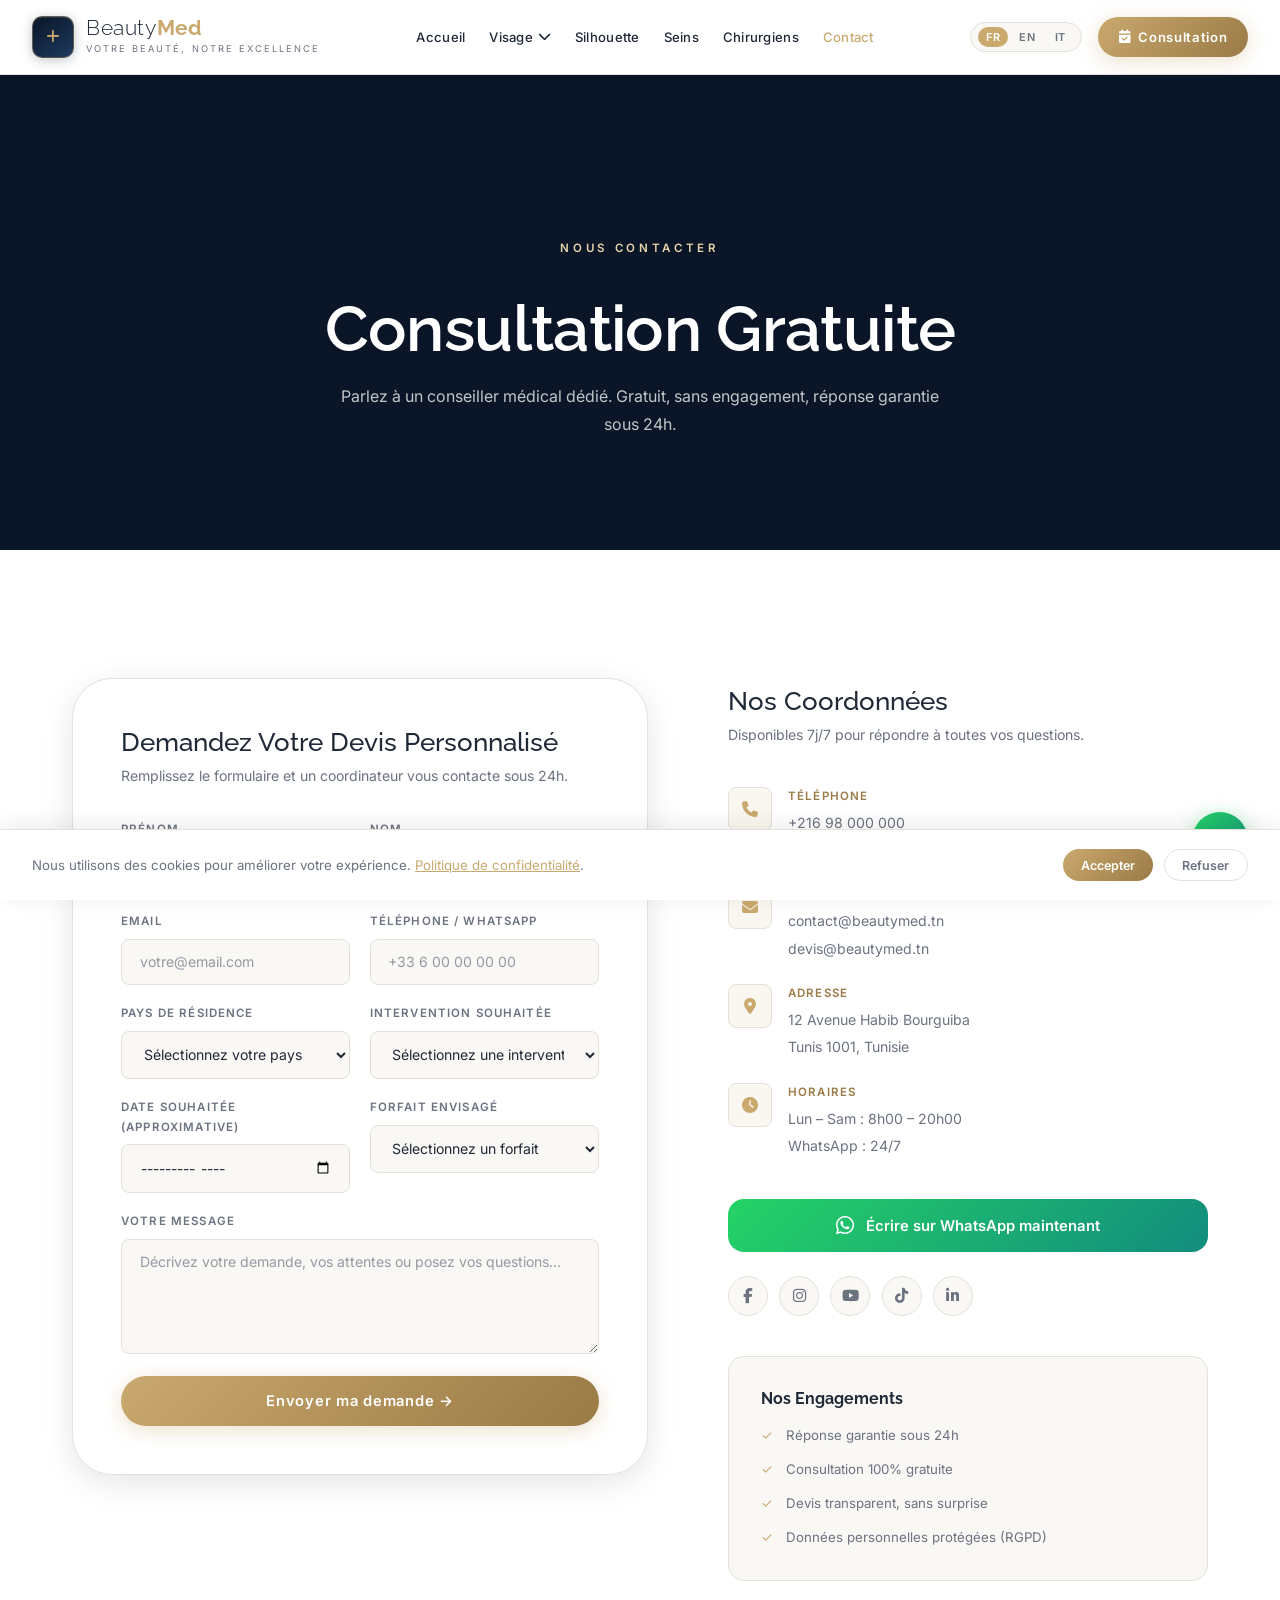
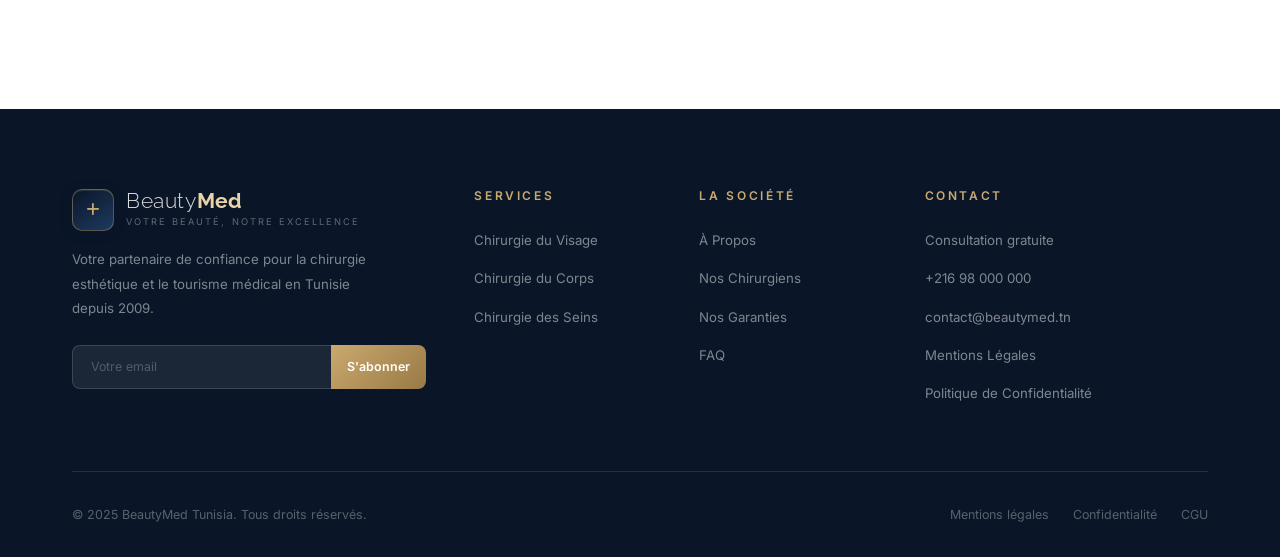
<file: contact.html>
<!DOCTYPE html>
<html lang="fr">
<head>
  <meta charset="UTF-8" />
  <meta name="viewport" content="width=device-width, initial-scale=1.0" />
  <title>Contact & Consultation Gratuite — BeautyMed Tunisia</title>
  <meta name="description" content="Contactez BeautyMed Tunisia pour votre consultation gratuite en chirurgie esthétique. Formulaire en ligne, téléphone, WhatsApp — réponse sous 24h." />
  <link rel="preconnect" href="https://fonts.googleapis.com" />
  <link rel="preconnect" href="https://fonts.gstatic.com" crossorigin />
  <link href="https://fonts.googleapis.com/css2?family=Raleway:ital,wght@0,300;0,400;0,500;0,600;0,700;1,400&family=Inter:wght@300;400;500;600&display=swap" rel="stylesheet" />
  <link rel="stylesheet" href="https://cdnjs.cloudflare.com/ajax/libs/font-awesome/6.5.1/css/all.min.css" />
  <link rel="stylesheet" href="css/style.css" />
</head>
<body data-i18n-title="title.contact">

<header id="header" role="banner">
  <div class="nav-wrap">
    <a href="index.html" class="nav-logo">
      <div class="logo-emblem"><i class="fas fa-plus"></i></div>
      <div class="logo-txt"><span class="logo-name">Beauty<span class="logo-med">Med</span></span><span class="logo-tag" data-i18n="common.tagline">Votre Beauté, Notre Excellence</span></div>
    </a>
    <nav class="nav-links" aria-label="Navigation principale">
      <a href="index.html" data-i18n="nav.home">Accueil</a>
      <div class="nav-dropdown">
        <a href="visage.html" class="nav-parent" data-i18n="nav.face">Visage <i class="fas fa-chevron-down"></i></a>
        <div class="dropdown-menu">
          <a href="visage.html#rhinoplastie" data-i18n="nav.face.rhino">Rhinoplastie</a>
          <a href="visage.html#blepharoplastie" data-i18n="nav.face.bleph">Blépharoplastie</a>
          <a href="visage.html#lifting" data-i18n="nav.face.lift">Lifting Facial</a>
          <a href="visage.html#otoplastie" data-i18n="nav.face.oto">Otoplastie</a>
        </div>
      </div>
      <a href="silhouette.html" data-i18n="nav.silhouette">Silhouette</a>
      <a href="seins.html" data-i18n="nav.breast">Seins</a>
      
      
      <a href="chirurgiens.html" data-i18n="nav.surgeons">Chirurgiens</a>
      <a href="contact.html" class="active">Contact</a>
    </nav>
    <div class="nav-right">
      <div class="lang-toggle"><button class="lang-btn active" data-lang="fr">FR</button><button class="lang-btn" data-lang="en">EN</button><button class="lang-btn" data-lang="it">IT</button></div>
      <a href="contact.html" class="btn btn-gold nav-cta" data-i18n="nav.cta"><i class="fas fa-calendar-check"></i> Consultation</a>
    </div>
    <button class="hamburger" aria-label="Menu"><span></span><span></span><span></span></button>
  </div>
</header>

<nav class="mobile-nav">
  <a href="index.html" data-i18n="nav.home">Accueil</a>
  <a href="visage.html">Visage</a>
  <a href="silhouette.html" data-i18n="nav.silhouette">Silhouette</a>
  <a href="seins.html" data-i18n="nav.breast">Seins</a>
  
  
  <a href="chirurgiens.html" data-i18n="nav.surgeons">Chirurgiens</a>
  <a href="contact.html" class="btn btn-gold" data-i18n="nav.mobile.cta">Consultation gratuite</a>
<div class="mobile-lang">
  <button class="lang-btn active" data-lang="fr">FR</button>
  <button class="lang-btn" data-lang="en">EN</button>
  <button class="lang-btn" data-lang="it">IT</button>
</div>
</nav>

<div class="page-hero">
  <div class="page-hero-bg" style="background-image:url('https://images.unsplash.com/photo-1582750433449-648ed127bb54?auto=format&fit=crop&w=1200&q=80');"></div>
  <div class="page-hero-content container">
    <span class="eyebrow" data-i18n="contact.hero.eyebrow">Nous Contacter</span>
    <h1 data-i18n="contact.hero.title">Consultation Gratuite</h1>
    <p data-i18n="contact.hero.sub">Parlez à un conseiller médical dédié. Gratuit, sans engagement, réponse garantie sous 24h.</p>
  </div>
</div>

<section class="contact-section">
  <div class="container">
    <div class="contact-grid">
      <div class="form-shell reveal-left">
        <h3 data-i18n="contact.form.title">Demandez Votre Devis Personnalisé</h3>
        <p data-i18n="contact.form.sub">Remplissez le formulaire et un coordinateur vous contacte sous 24h.</p>
        <form class="contact-form" novalidate>
          <div class="f-grid">
            <div class="f-group"><label for="prenom" data-i18n="contact.form.fname">Prénom</label><input type="text" id="prenom" name="prenom" data-i18n-placeholder="contact.form.fname.ph" placeholder="Votre prénom" required /></div>
            <div class="f-group"><label for="nom" data-i18n="contact.form.lname">Nom</label><input type="text" id="nom" name="nom" data-i18n-placeholder="contact.form.lname.ph" placeholder="Votre nom" required /></div>
            <div class="f-group"><label for="email" data-i18n="contact.form.email">Email</label><input type="email" id="email" name="email" placeholder="votre@email.com" required /></div>
            <div class="f-group"><label for="telephone" data-i18n="contact.form.phone">Téléphone / WhatsApp</label><input type="tel" id="telephone" name="telephone" placeholder="+33 6 00 00 00 00" /></div>
            <div class="f-group">
              <label for="pays" data-i18n="contact.form.country">Pays de résidence</label>
              <select id="pays" name="pays"><option value="">Sélectionnez votre pays</option><option>France</option><option>Belgique</option><option>Suisse</option><option>Canada</option><option>Luxembourg</option><option>Autre</option></select>
            </div>
            <div class="f-group">
              <label for="procedure" data-i18n="contact.form.proc">Intervention souhaitée</label>
              <select id="procedure" name="procedure">
                <option value="">Sélectionnez une intervention</option>
                <optgroup label="Visage"><option>Rhinoplastie</option><option>Blépharoplastie</option><option>Lifting facial</option><option>Otoplastie</option><option>Mentoplastie</option></optgroup>
                <optgroup label="Silhouette"><option>Liposuccion</option><option>Abdominoplastie</option><option>BBL</option><option>Lifting des bras/cuisses</option></optgroup>
                <optgroup label="Seins"><option>Augmentation mammaire</option><option>Lifting des seins</option><option>Réduction mammaire</option></optgroup>
                <optgroup label="Médecine esthétique"><option>Botox</option><option>Acide hyaluronique</option><option>Mésothérapie / PRP</option><option>Peeling</option></optgroup>
              </select>
            </div>
            <div class="f-group"><label for="date" data-i18n="contact.form.date">Date souhaitée (approximative)</label><input type="month" id="date" name="date" /></div>
            <div class="f-group">
              <label for="forfait" data-i18n="contact.form.pkg">Forfait envisagé</label>
              <select id="forfait" name="forfait"><option value="">Sélectionnez un forfait</option><option>Pack Essentiel</option><option>Pack Confort</option><option>Pack Premium</option><option>Je ne sais pas encore</option></select>
            </div>
            <div class="f-group span2"><label for="message" data-i18n="contact.form.msg">Votre message</label><textarea id="message" name="message" data-i18n-placeholder="contact.form.msg.ph" placeholder="Décrivez votre demande, vos attentes ou posez vos questions..."></textarea></div>
          </div>
          <button type="submit" class="btn btn-gold f-submit" data-i18n="contact.form.submit">Envoyer ma demande →</button>
        </form>
      </div>

      <div class="contact-info-col reveal-right">
        <h3 data-i18n="contact.info.title">Nos Coordonnées</h3>
        <p data-i18n="contact.info.sub">Disponibles 7j/7 pour répondre à toutes vos questions.</p>
        <div class="c-items">
          <div class="c-item"><div class="c-icon"><i class="fas fa-phone"></i></div><div><span class="c-label" data-i18n="contact.info.phone.lbl">Téléphone</span><span class="c-val">+216 98 000 000<br>+216 71 000 000</span></div></div>
          <div class="c-item"><div class="c-icon"><i class="fas fa-envelope"></i></div><div><span class="c-label" data-i18n="contact.info.email.lbl">Email</span><span class="c-val">contact@beautymed.tn<br>devis@beautymed.tn</span></div></div>
          <div class="c-item"><div class="c-icon"><i class="fas fa-location-dot"></i></div><div><span class="c-label" data-i18n="contact.info.address.lbl">Adresse</span><span class="c-val">12 Avenue Habib Bourguiba<br>Tunis 1001, Tunisie</span></div></div>
          <div class="c-item"><div class="c-icon"><i class="fas fa-clock"></i></div><div><span class="c-label" data-i18n="contact.info.hours.lbl">Horaires</span><span class="c-val">Lun – Sam : 8h00 – 20h00<br>WhatsApp : 24/7</span></div></div>
        </div>
        <button class="wa-cta" onclick="window.open('https://wa.me/21698000000','_blank')"><i class="fab fa-whatsapp" style="font-size:1.3rem;"></i><span data-i18n="contact.wa.btn"> Écrire sur WhatsApp maintenant</span></button>
        <div class="socials">
          <button class="soc-btn" aria-label="Facebook"><i class="fab fa-facebook-f"></i></button>
          <button class="soc-btn" aria-label="Instagram"><i class="fab fa-instagram"></i></button>
          <button class="soc-btn" aria-label="YouTube"><i class="fab fa-youtube"></i></button>
          <button class="soc-btn" aria-label="TikTok"><i class="fab fa-tiktok"></i></button>
          <button class="soc-btn" aria-label="LinkedIn"><i class="fab fa-linkedin-in"></i></button>
        </div>
        <div style="margin-top:2.5rem; padding:2rem; background:var(--cream); border-radius:var(--r-md); border:1px solid var(--border);">
          <h4 style="font-family:var(--font-d); margin-bottom:1rem; font-size:1rem;" data-i18n="contact.commit.title">Nos Engagements</h4>
          <ul style="display:flex;flex-direction:column;gap:.7rem;">
            <li style="display:flex;align-items:center;gap:.8rem;font-size:.83rem;color:var(--text-muted);"><span style="color:var(--gold);">✓</span> <span data-i18n="contact.commit.1">Réponse garantie sous 24h</span></li>
            <li style="display:flex;align-items:center;gap:.8rem;font-size:.83rem;color:var(--text-muted);"><span style="color:var(--gold);">✓</span> <span data-i18n="contact.commit.2">Consultation 100% gratuite</span></li>
            <li style="display:flex;align-items:center;gap:.8rem;font-size:.83rem;color:var(--text-muted);"><span style="color:var(--gold);">✓</span> <span data-i18n="contact.commit.3">Devis transparent, sans surprise</span></li>
            <li style="display:flex;align-items:center;gap:.8rem;font-size:.83rem;color:var(--text-muted);"><span style="color:var(--gold);">✓</span> <span data-i18n="contact.commit.4">Données personnelles protégées (RGPD)</span></li>
          </ul>
        </div>
      </div>
    </div>
  </div>
</section>

<footer role="contentinfo">
  <div class="container">
    <div class="footer-main">
      <div class="footer-brand">
        <a href="index.html" class="nav-logo"><div class="logo-emblem"><i class="fas fa-plus"></i></div><div class="logo-txt"><span class="logo-name">Beauty<span class="logo-med">Med</span></span><span class="logo-tag" data-i18n="common.tagline">Votre Beauté, Notre Excellence</span></div></a>
        <p data-i18n="footer.brand">Votre partenaire de confiance pour la chirurgie esthétique et le tourisme médical en Tunisie depuis 2009.</p>
        <div class="footer-nl"><input type="email" data-i18n-placeholder="footer.email_ph" placeholder="Votre email" aria-label="Email newsletter" /><button type="button" data-i18n="footer.subscribe">S'abonner</button></div>
      </div>
      <div class="footer-col"><h5 data-i18n="footer.col1">Services</h5><ul><li><a href="visage.html" data-i18n="footer.svc.face">Chirurgie du Visage</a></li><li><a href="silhouette.html" data-i18n="footer.svc.body">Chirurgie du Corps</a></li><li><a href="seins.html" data-i18n="footer.svc.breast">Chirurgie des Seins</a></li><li></li></ul></div>
      <div class="footer-col"><h5 data-i18n="footer.col2">La Société</h5><ul><li><a href="index.html#about" data-i18n="footer.about">À Propos</a></li><li><a href="chirurgiens.html" data-i18n="footer.surgeons">Nos Chirurgiens</a></li><li><a href="index.html#garanties" data-i18n="footer.guarantees">Nos Garanties</a></li><li><a href="index.html#faq" data-i18n="footer.faq">FAQ</a></li></ul></div>
      <div class="footer-col"><h5 data-i18n="footer.col3">Contact</h5><ul><li><a href="contact.html" data-i18n="footer.free_consult">Consultation gratuite</a></li><li><a href="tel:+21698000000">+216 98 000 000</a></li><li><a href="mailto:contact@beautymed.tn">contact@beautymed.tn</a></li><li><a href="#" data-i18n="footer.legal">Mentions Légales</a></li><li><a href="#" data-i18n="footer.privacy">Politique de Confidentialité</a></li></ul></div>
    </div>
    <div class="footer-bar"><p><span data-i18n="footer.copyright">© 2025 BeautyMed Tunisia. Tous droits réservés.</span></p><div class="footer-legal"><a href="#" data-i18n="footer.legal2">Mentions légales</a><a href="#" data-i18n="footer.gdpr">Confidentialité</a><a href="#" data-i18n="footer.terms">CGU</a></div></div>
  </div>
</footer>

<div class="wa-float"><span class="wa-float-tip" data-i18n="wa.tip">Contactez-nous sur WhatsApp</span><button class="wa-float-btn" onclick="window.open('https://wa.me/21698000000','_blank')"><i class="fab fa-whatsapp"></i></button></div>
<button class="btt"><i class="fas fa-chevron-up"></i></button>
<div class="cookie" role="alert"><p class="cookie-txt"><span data-i18n="cookie.text">Nous utilisons des cookies pour améliorer votre expérience.</span> <a href="#">Politique de confidentialité</a>.</p><div class="cookie-btns"><button class="ck-accept" data-i18n="cookie.accept">Accepter</button><button class="ck-decline" data-i18n="cookie.decline">Refuser</button></div></div>
<script src="js/i18n.js"></script>
<script src="js/main.js"></script>
</body>
</html>
</file>
<file: css/style.css>
/* ============================================================
   BeautyMed Tunisia — White/Cream Luxury Theme
   ============================================================ */

:root {
  --navy:       #0A1628;
  --navy-mid:   #1E3A5F;
  --gold:       #C9A96E;
  --gold-dark:  #9A7A45;
  --gold-light: #E8D4A8;
  --cream:      #FAF8F5;
  --cream-dark: #F0EBE3;
  --white:      #FFFFFF;
  --text:       #1F2937;
  --text-muted: #6B7280;
  --border:     #E5E1DA;
  --sh:         0 2px 16px rgba(0,0,0,.07);
  --sh-md:      0 8px 32px rgba(0,0,0,.1);
  --sh-lg:      0 16px 56px rgba(0,0,0,.14);
  --sh-gold:    0 8px 32px rgba(201,169,110,.25);
  --r-sm:       8px;
  --r-md:       16px;
  --r-lg:       24px;
  --r-xl:       40px;
  --ease:       all .4s cubic-bezier(.25,.46,.45,.94);
  --ease-fast:  all .2s ease;
  --font-d:     'Raleway', system-ui, sans-serif;
  --font-b:     'Inter', system-ui, sans-serif;
}

*, *::before, *::after { margin: 0; padding: 0; box-sizing: border-box; }

html { scroll-behavior: smooth; font-size: 16px; }

body {
  font-family: var(--font-b);
  background: var(--white);
  color: var(--text);
  line-height: 1.7;
  overflow-x: hidden;
}

img  { max-width: 100%; display: block; }
a    { text-decoration: none; color: inherit; }
button { cursor: pointer; border: none; background: none; font-family: inherit; }
ul   { list-style: none; }

h1, h2, h3, h4, h5 { font-family: var(--font-d); line-height: 1.2; color: var(--text); }
h1 { font-size: clamp(2.2rem, 5vw, 4.5rem); font-weight: 600; letter-spacing: -.01em; }
h2 { font-size: clamp(1.7rem, 3.5vw, 2.8rem); font-weight: 600; letter-spacing: -.01em; }
h3 { font-size: clamp(1.1rem, 2vw, 1.6rem); font-weight: 500; }

.text-gold   { color: var(--gold); }
.text-muted  { color: var(--text-muted); }
.text-white  { color: var(--white); }

.container { max-width: 1200px; margin: 0 auto; padding: 0 2rem; }

.section-header { text-align: center; margin-bottom: 4rem; }

.eyebrow {
  display: inline-block;
  font-size: .72rem; font-weight: 600;
  letter-spacing: .32em; text-transform: uppercase;
  color: var(--gold); margin-bottom: 1rem;
}

.gold-rule {
  width: 56px; height: 2px;
  background: linear-gradient(90deg, transparent, var(--gold), transparent);
  margin: 1.5rem auto;
}

.section-sub {
  color: var(--text-muted); font-size: 1.05rem;
  max-width: 560px; margin: 0 auto;
}

.bg-white { background: var(--white); }
.bg-cream { background: var(--cream); }

/* Buttons */
.btn {
  display: inline-flex; align-items: center; gap: .5rem;
  padding: .9rem 2.2rem; border-radius: 50px;
  font-family: var(--font-b); font-size: .88rem; font-weight: 600;
  letter-spacing: .05em; transition: var(--ease); cursor: pointer; border: none;
}
.btn-gold {
  background: linear-gradient(135deg, var(--gold), var(--gold-dark));
  color: var(--white); box-shadow: 0 4px 20px rgba(201,169,110,.35);
}
.btn-gold:hover { transform: translateY(-2px); box-shadow: var(--sh-gold); }

.btn-outline {
  background: transparent; color: var(--text);
  border: 1.5px solid var(--border);
}
.btn-outline:hover { border-color: var(--gold); color: var(--gold); background: rgba(201,169,110,.06); }

.btn-outline-white {
  background: transparent; color: var(--white);
  border: 1.5px solid rgba(255,255,255,.4);
}
.btn-outline-white:hover { border-color: var(--gold-light); color: var(--gold-light); background: rgba(255,255,255,.08); }

.btn-navy {
  background: var(--navy); color: var(--gold);
  border: 1.5px solid var(--navy);
}
.btn-navy:hover { background: transparent; color: var(--navy); border-color: var(--navy); }

.btn-sm { padding: .5rem 1.2rem; font-size: .78rem; }

/* Scroll reveal */
.reveal       { opacity: 0; transform: translateY(28px); transition: opacity .65s ease, transform .65s ease; }
.reveal-left  { opacity: 0; transform: translateX(-40px); transition: opacity .7s ease, transform .7s ease; }
.reveal-right { opacity: 0; transform: translateX(40px);  transition: opacity .7s ease, transform .7s ease; }
.reveal.visible, .reveal-left.visible, .reveal-right.visible { opacity: 1; transform: none; }
.delay-1 { transition-delay: .1s; }
.delay-2 { transition-delay: .2s; }
.delay-3 { transition-delay: .3s; }
.delay-4 { transition-delay: .4s; }

/* Header */
#header {
  position: fixed; top: 0; left: 0; right: 0; z-index: 1100;
  background: var(--white);
  padding: 1rem 0;
  box-shadow: var(--sh);
  border-bottom: 1px solid var(--border);
  transition: var(--ease);
}
#header.scrolled {
  padding: .7rem 0;
  box-shadow: var(--sh-md);
}

.nav-wrap {
  display: flex; align-items: center; justify-content: space-between;
  max-width: 1280px; margin: 0 auto; padding: 0 2rem;
}

.nav-logo { display: flex; align-items: center; gap: .75rem; }

.logo-emblem {
  width: 42px; height: 42px; border-radius: 10px;
  background: linear-gradient(145deg, var(--navy), var(--navy-mid));
  border: 1px solid rgba(201,169,110,.4);
  display: flex; align-items: center; justify-content: center;
  font-size: .9rem; color: var(--gold); flex-shrink: 0;
  box-shadow: 0 2px 12px rgba(10,22,40,.25), inset 0 1px 0 rgba(201,169,110,.15);
}

.logo-txt { display: flex; flex-direction: column; }
.logo-name { font-family: var(--font-d); font-size: 1.3rem; font-weight: 300; color: var(--text); line-height: 1; letter-spacing: .03em; }
.logo-med  { font-weight: 700; color: var(--gold); letter-spacing: .01em; }
.logo-tag  { font-size: .58rem; font-weight: 400; letter-spacing: .22em; color: var(--text-muted); text-transform: uppercase; margin-top: .15rem; }

.nav-links { display: flex; align-items: center; gap: 1.5rem; }
.nav-links > a,
.nav-links > .nav-dropdown > a.nav-parent {
  font-size: .82rem; font-weight: 500; color: var(--text);
  transition: var(--ease-fast); position: relative; letter-spacing: .02em;
  display: flex; align-items: center; gap: .3rem;
}
.nav-links > a::after,
.nav-links > .nav-dropdown > a.nav-parent::after {
  content: ''; position: absolute; bottom: -4px; left: 0;
  width: 0; height: 1.5px; background: var(--gold); transition: var(--ease-fast);
}
.nav-links > a:hover,
.nav-links > .nav-dropdown > a.nav-parent:hover { color: var(--gold); }
.nav-links > a:hover::after,
.nav-links > .nav-dropdown > a.nav-parent:hover::after { width: 100%; }
.nav-links > a.active { color: var(--gold); }

.nav-dropdown { position: relative; }
.dropdown-menu {
  position: absolute; top: calc(100% + 1rem); left: 0;
  background: var(--white); border: 1px solid var(--border);
  border-radius: var(--r-md); box-shadow: var(--sh-md);
  padding: .75rem; min-width: 220px;
  opacity: 0; pointer-events: none; transform: translateY(-8px);
  transition: var(--ease);
  z-index: 200;
}
.nav-dropdown:hover .dropdown-menu {
  opacity: 1; pointer-events: auto; transform: none;
}
.dropdown-menu a {
  display: block; padding: .6rem 1rem; border-radius: var(--r-sm);
  font-size: .82rem; color: var(--text); transition: var(--ease-fast);
}
.dropdown-menu a:hover { background: var(--cream); color: var(--gold); }

.nav-right { display: flex; align-items: center; gap: 1rem; }

.lang-toggle {
  display: flex; gap: .2rem;
  background: var(--cream); border: 1px solid var(--border);
  border-radius: 20px; padding: .25rem .45rem;
}
.lang-btn {
  font-size: .68rem; font-weight: 600; letter-spacing: .05em;
  padding: .2rem .5rem; border-radius: 14px;
  color: var(--text-muted); transition: var(--ease-fast); cursor: pointer;
}
.lang-btn.active, .lang-btn:hover { background: var(--gold); color: var(--white); }

.nav-cta { padding: .58rem 1.3rem; font-size: .82rem; }

.hamburger { display: none; flex-direction: column; gap: 5px; cursor: pointer; z-index: 1100; }
.hamburger span { display: block; width: 24px; height: 2px; background: var(--text); border-radius: 2px; transition: var(--ease-fast); }
.hamburger.open span:nth-child(1) { transform: rotate(45deg) translate(5px, 5px); }
.hamburger.open span:nth-child(2) { opacity: 0; }
.hamburger.open span:nth-child(3) { transform: rotate(-45deg) translate(5px, -5px); }

.mobile-nav {
  display: none; position: fixed; inset: 0; z-index: 1050;
  background: var(--white);
  flex-direction: column; align-items: center; justify-content: center;
  gap: 1.8rem; padding-top: 5rem;
}
.mobile-nav.open { display: flex; }
.mobile-nav a {
  font-family: var(--font-d); font-size: 1.8rem; font-weight: 600;
  color: var(--text); transition: var(--ease-fast);
}
.mobile-nav a:hover { color: var(--gold); }
.mobile-nav .btn { margin-top: 1rem; }
.mobile-lang {
  display: flex; gap: .4rem; margin-top: .5rem;
  background: var(--cream); border: 1px solid var(--border);
  border-radius: 20px; padding: .3rem .5rem;
}

/* Hero */
#hero {
  min-height: 100vh; display: flex; align-items: center;
  position: relative; overflow: hidden; background: var(--navy);
  padding-top: 80px;
}

.hero-bg {
  position: absolute; inset: 0;
  background-image: url('https://images.unsplash.com/photo-1534528741775-53994a69daeb?auto=format&fit=crop&w=1800&q=80');
  background-size: cover; background-position: right center;
}
.hero-bg::after {
  content: '';
  position: absolute; inset: 0;
  background: linear-gradient(to right, rgba(10,22,40,.96) 0%, rgba(10,22,40,.88) 38%, rgba(10,22,40,.5) 65%, rgba(10,22,40,.15) 100%);
}

.particle {
  position: absolute; border-radius: 50%;
  background: var(--gold); opacity: 0;
  animation: particle-rise linear infinite;
  pointer-events: none;
}
@keyframes particle-rise {
  0%   { opacity: 0; transform: translateY(0) scale(0); }
  10%  { opacity: .18; }
  90%  { opacity: .18; }
  100% { opacity: 0; transform: translateY(-80vh) scale(1.5); }
}

.hero-content {
  position: relative; z-index: 2;
  max-width: 1280px; margin: 0 auto;
  padding: 6rem 2rem 4rem;
  display: grid; grid-template-columns: 1fr; align-items: center;
}

.hero-left { max-width: 640px; }

.hero-left { animation: fadeSlideLeft .9s ease .25s both; }

@keyframes fadeSlideLeft  { from { opacity: 0; transform: translateX(-48px); } to { opacity: 1; transform: none; } }
@keyframes fadeSlideRight { from { opacity: 0; transform: translateX(48px);  } to { opacity: 1; transform: none; } }

.hero-eyebrow {
  display: inline-flex; align-items: center; gap: .8rem;
  font-size: .72rem; font-weight: 600; letter-spacing: .32em;
  text-transform: uppercase; color: var(--gold); margin-bottom: 1.5rem;
}
.hero-eyebrow::before { content: ''; width: 28px; height: 1px; background: var(--gold); }

.hero-title { margin-bottom: 1.5rem; line-height: 1.15; color: var(--white); }
.hero-title em { font-style: italic; color: var(--gold); display: block; }

.hero-sub {
  font-size: 1.05rem; color: rgba(255,255,255,.72);
  margin-bottom: 2.5rem; max-width: 460px; line-height: 1.85;
}

.hero-ctas { display: flex; gap: 1rem; flex-wrap: wrap; margin-bottom: 3rem; }

.hero-trust { display: flex; gap: 2.5rem; flex-wrap: wrap; }
.trust-item { display: flex; flex-direction: column; gap: .12rem; }
.trust-val {
  font-family: var(--font-d); font-size: 1.7rem; font-weight: 700;
  color: var(--gold); line-height: 1;
}
.trust-lbl {
  font-size: .65rem; font-weight: 500; letter-spacing: .12em;
  text-transform: uppercase; color: rgba(255,255,255,.45);
}


@keyframes floatY {
  0%, 100% { transform: translateY(0); }
  50%       { transform: translateY(-9px); }
}

/* Page hero (internal pages) */
.page-hero {
  padding: 10rem 0 5rem;
  position: relative;
  text-align: center;
  color: var(--white);
  background: var(--navy);
  margin-top: 73px;
}
.page-hero-bg {
  position: absolute; inset: 0;
  background-size: cover; background-position: center;
  opacity: .2;
}
.page-hero-content { position: relative; z-index: 2; }
.page-hero h1 { color: var(--white); margin: 1rem 0; }
.page-hero .eyebrow { color: var(--gold-light); }
.page-hero p { color: rgba(255,255,255,.75); max-width: 600px; margin: 0 auto 2rem; }

/* About */
#about {
  padding: 8rem 0;
  background: var(--white);
}

.about-grid {
  display: grid; grid-template-columns: 1fr 1fr; gap: 5rem; align-items: center;
  margin-bottom: 0;
}

.about-vis { position: relative; }
.about-img {
  width: 100%; aspect-ratio: 4/5; border-radius: var(--r-xl);
  overflow: hidden; position: relative;
}
.about-img img {
  width: 100%; height: 100%; object-fit: cover;
}
.about-corner {
  position: absolute; bottom: 2rem; right: -2.5rem;
  background: linear-gradient(135deg, var(--gold), var(--gold-dark));
  color: var(--white); border-radius: var(--r-md); padding: 1.5rem 2rem;
  text-align: center; box-shadow: var(--sh-gold);
}
.about-corner .cn { font-family: var(--font-d); font-size: 2.6rem; font-weight: 700; display: block; line-height: 1; }
.about-corner .ct { font-size: .72rem; font-weight: 600; text-transform: uppercase; letter-spacing: .1em; }

.about-copy h2 { margin-bottom: 1.2rem; }
.about-copy p  { color: var(--text-muted); margin-bottom: 1.4rem; line-height: 1.9; font-size: .95rem; }

.highlights { display: flex; flex-direction: column; gap: .9rem; margin: 2rem 0; }
.hi-item { display: flex; align-items: flex-start; gap: .9rem; }
.hi-icon {
  width: 36px; height: 36px; border-radius: 50%;
  background: rgba(201,169,110,.1); border: 1px solid var(--border);
  display: flex; align-items: center; justify-content: center;
  color: var(--gold); font-size: .85rem; flex-shrink: 0;
}
.hi-text strong { color: var(--text); display: block; margin-bottom: .15rem; font-size: .9rem; }
.hi-text span   { color: var(--text-muted); font-size: .82rem; }

/* Stats bar */
.stats-bar {
  background: var(--navy);
  color: var(--white);
  padding: 4rem 0;
}
.stats-inner {
  display: grid; grid-template-columns: repeat(4,1fr);
  gap: 2rem; max-width: 1200px; margin: 0 auto; padding: 0 2rem;
}
.stat-item { text-align: center; padding: 1.5rem 1rem; position: relative; }
.stat-item::before {
  content: ''; position: absolute; top: 0; left: 50%; transform: translateX(-50%);
  width: 36px; height: 2px; background: var(--gold);
}
.stat-num   { font-family: var(--font-d); font-size: 3rem; font-weight: 700; color: var(--gold); display: block; line-height: 1; margin-bottom: .4rem; }
.stat-label { font-size: .75rem; font-weight: 500; color: rgba(255,255,255,.55); text-transform: uppercase; letter-spacing: .1em; }

/* Price comparison */
.comparison-section { background: var(--cream); padding: 6rem 0; }

.comparison {
  padding: 3rem; background: var(--white); border: 1px solid var(--border);
  border-radius: var(--r-xl); box-shadow: var(--sh-md); max-width: 960px; margin: 0 auto;
}
.comparison h3 { text-align: center; margin-bottom: .5rem; }
.comparison p  { text-align: center; color: var(--text-muted); font-size: .88rem; margin-bottom: 2.5rem; }

.cmp-table { width: 100%; border-collapse: collapse; }
.cmp-table th,
.cmp-table td {
  padding: .95rem 1.4rem; text-align: center;
  border-bottom: 1px solid var(--border);
}
.cmp-table th  { font-size: .72rem; font-weight: 600; letter-spacing: .18em; text-transform: uppercase; color: var(--gold); padding-bottom: 1.4rem; }
.cmp-table th:first-child,
.cmp-table td:first-child { text-align: left; }
.cmp-table td  { font-size: .92rem; color: var(--text); }
.cmp-table tr:last-child td { border-bottom: none; }
.price-fr { color: var(--text-muted); text-decoration: line-through; }
.price-tn { color: var(--gold-dark); font-weight: 600; font-size: 1rem; }
.save-tag {
  display: inline-block;
  background: rgba(201,169,110,.12); border: 1px solid rgba(201,169,110,.3);
  color: var(--gold-dark); border-radius: 20px; padding: .18rem .7rem;
  font-size: .7rem; font-weight: 600;
}

/* Services grid */
#services { padding: 8rem 0; background: var(--white); }

.svc-grid {
  display: grid; grid-template-columns: repeat(auto-fit, minmax(260px, 320px)); gap: 2rem;
  justify-content: center;
}

.inclus-grid {
  display: grid; grid-template-columns: repeat(3, 1fr); gap: 1.2rem;
  max-width: 900px; margin: 0 auto;
}
.inclus-item {
  display: flex; align-items: center; gap: 1rem;
  background: var(--white); border: 1px solid var(--border);
  border-radius: var(--r-md); padding: 1.1rem 1.4rem;
  font-size: .88rem; color: var(--text);
}
.inclus-icon {
  width: 40px; height: 40px; border-radius: 50%; flex-shrink: 0;
  background: linear-gradient(135deg, var(--gold), var(--gold-dark));
  display: flex; align-items: center; justify-content: center;
  color: var(--white); font-size: .9rem;
}

.svc-card {
  background: var(--white);
  border: 1px solid var(--border);
  border-radius: var(--r-md);
  box-shadow: var(--sh);
  overflow: hidden;
  transition: var(--ease);
  display: flex; flex-direction: column;
}
.svc-card:hover {
  box-shadow: var(--sh-lg);
  transform: translateY(-6px);
}
.svc-card-img {
  width: 100%; height: 220px; object-fit: cover;
}
.svc-card-body { padding: 1.5rem; flex: 1; display: flex; flex-direction: column; }
.svc-card-icon { font-size: 1.4rem; margin-bottom: .6rem; color: var(--gold); }
.svc-card-title { font-family: var(--font-d); font-size: 1.2rem; font-weight: 600; margin-bottom: .6rem; color: var(--text); }
.svc-card-desc  { font-size: .84rem; color: var(--text-muted); line-height: 1.75; margin-bottom: 1.2rem; flex: 1; }
.svc-card-link  { font-size: .82rem; font-weight: 600; color: var(--gold); display: inline-flex; align-items: center; gap: .35rem; transition: var(--ease-fast); }
.svc-card-link:hover { color: var(--gold-dark); gap: .55rem; }

/* Service card (detail pages) */
.svc-detail-card {
  background: var(--white);
  border: 1px solid var(--border);
  border-radius: var(--r-md);
  box-shadow: var(--sh);
  overflow: hidden;
  transition: var(--ease);
}
.svc-detail-card:hover {
  box-shadow: var(--sh-lg);
  transform: translateY(-4px);
}
.svc-detail-card .svc-card-img { height: 240px; }
.svc-detail-card .svc-card-body { padding: 1.8rem; }
.svc-detail-card .svc-name { font-family: var(--font-d); font-size: 1.3rem; font-weight: 600; margin-bottom: .5rem; color: var(--text); }
.svc-detail-card .svc-desc { font-size: .87rem; color: var(--text-muted); line-height: 1.8; margin-bottom: 1rem; }
.svc-detail-card .svc-meta { display: flex; gap: 1.2rem; flex-wrap: wrap; margin-bottom: 1rem; padding: .9rem; background: var(--cream); border-radius: var(--r-sm); }
.svc-detail-card .meta-item { font-size: .72rem; color: var(--text-muted); }
.svc-detail-card .meta-item strong { color: var(--text); display: block; font-size: .8rem; margin-bottom: .1rem; }
.svc-detail-card .svc-price { font-family: var(--font-d); font-size: 1.1rem; font-weight: 600; color: var(--gold-dark); margin-bottom: 1rem; }
.svc-detail-card .svc-price span { font-family: var(--font-b); font-size: .72rem; color: var(--text-muted); }

/* Forfaits */
#forfaits, .forfaits-section { padding: 8rem 0; background: var(--cream); }

.forfaits-grid {
  display: grid; grid-template-columns: repeat(3, 1fr);
  gap: 2rem; align-items: start;
}
.forfait {
  background: var(--white); border: 1px solid var(--border);
  border-radius: var(--r-md); box-shadow: var(--sh);
  padding: 2.5rem; position: relative; transition: var(--ease);
}
.forfait:hover { box-shadow: var(--sh-lg); transform: translateY(-4px); }
.forfait.featured {
  border-color: var(--gold); box-shadow: var(--sh-gold);
  transform: scale(1.03);
}
.forfait.featured:hover { transform: scale(1.05) translateY(-4px); }

.forfait-badge {
  position: absolute; top: -14px; left: 50%; transform: translateX(-50%);
  background: linear-gradient(135deg, var(--gold), var(--gold-dark));
  color: var(--white); font-size: .68rem; font-weight: 700;
  letter-spacing: .14em; text-transform: uppercase;
  padding: .28rem 1.1rem; border-radius: 20px; white-space: nowrap;
  display: flex; align-items: center; gap: .4rem;
}
.forfait-tier { font-size: .68rem; font-weight: 600; letter-spacing: .28em; text-transform: uppercase; color: var(--gold); margin-bottom: .4rem; }
.forfait-name { font-family: var(--font-d); font-size: 1.65rem; font-weight: 700; margin-bottom: .5rem; color: var(--text); }
.forfait-desc { font-size: .83rem; color: var(--text-muted); padding-bottom: 1.8rem; border-bottom: 1px solid var(--border); margin-bottom: 1.8rem; }
.forfait-list { display: flex; flex-direction: column; gap: .75rem; margin-bottom: 2rem; }
.forfait-item { display: flex; align-items: center; gap: .7rem; font-size: .83rem; color: var(--text); }
.fi-check {
  width: 20px; height: 20px; border-radius: 50%;
  background: rgba(201,169,110,.14); border: 1px solid rgba(201,169,110,.35);
  display: flex; align-items: center; justify-content: center;
  color: var(--gold); font-size: .6rem; flex-shrink: 0;
}
.forfait-cta { width: 100%; justify-content: center; }

.forfaits-table-wrap { margin-top: 4rem; overflow-x: auto; }
.forfaits-table { width: 100%; border-collapse: collapse; background: var(--white); border-radius: var(--r-md); overflow: hidden; box-shadow: var(--sh); }
.forfaits-table th,
.forfaits-table td { padding: 1rem 1.4rem; border-bottom: 1px solid var(--border); font-size: .88rem; text-align: center; }
.forfaits-table th { background: var(--navy); color: var(--white); font-size: .78rem; letter-spacing: .1em; text-transform: uppercase; }
.forfaits-table th:first-child,
.forfaits-table td:first-child { text-align: left; }
.forfaits-table tr:last-child td { border-bottom: none; }
.forfaits-table .check { color: var(--gold); font-size: 1.1rem; }
.forfaits-table .dash  { color: var(--border); }

/* Chirurgiens */
#chirurgiens, .chirurgiens-section { padding: 8rem 0; background: var(--white); }

.chir-grid {
  display: grid; grid-template-columns: repeat(auto-fill, minmax(280px, 1fr)); gap: 2rem;
}
.chir-card {
  background: var(--white); border: 1px solid var(--border);
  border-radius: var(--r-md); box-shadow: var(--sh);
  padding: 2rem; text-align: center; transition: var(--ease);
}
.chir-card:hover { box-shadow: var(--sh-lg); transform: translateY(-4px); }

.chir-avatar-wrap {
  width: 108px; height: 108px; margin: 0 auto 1.5rem;
  position: relative;
}
.chir-avatar {
  width: 100%; height: 100%; border-radius: 50%;
  display: flex; align-items: center; justify-content: center;
  font-family: var(--font-d); font-size: 2.2rem; font-weight: 700; color: var(--white);
  position: relative; z-index: 1;
}
.avatar-ring {
  position: absolute; inset: -4px; border-radius: 50%;
  background: conic-gradient(from 0deg, var(--gold), var(--gold-dark), var(--gold));
  animation: spin-ring 6s linear infinite;
  padding: 2px;
}
.avatar-ring-inner {
  width: 100%; height: 100%; border-radius: 50%;
  background: var(--white);
}

@keyframes spin-ring { to { transform: rotate(360deg); } }

.chir-name   { font-family: var(--font-d); font-size: 1.15rem; font-weight: 600; margin-bottom: .2rem; color: var(--text); }
.chir-spec   { font-size: .75rem; color: var(--gold-dark); font-weight: 600; letter-spacing: .06em; text-transform: uppercase; margin-bottom: .4rem; }
.chir-creds  { font-size: .78rem; color: var(--text-muted); margin-bottom: 1.4rem; }
.chir-stats  { display: flex; justify-content: center; gap: 2rem; }
.cs-val { font-family: var(--font-d); font-size: 1.25rem; font-weight: 700; color: var(--gold-dark); display: block; }
.cs-lbl { font-size: .62rem; color: var(--text-muted); text-transform: uppercase; letter-spacing: .1em; }

/* Cliniques */
#cliniques { padding: 8rem 0; background: var(--cream); }

.clin-grid { display: grid; grid-template-columns: repeat(3, 1fr); gap: 2rem; }
.clin-card {
  background: var(--white); border: 1px solid var(--border);
  border-radius: var(--r-md); box-shadow: var(--sh);
  overflow: hidden; transition: var(--ease);
}
.clin-card:hover { box-shadow: var(--sh-lg); transform: translateY(-4px); }

.clin-img {
  height: 200px; position: relative; overflow: hidden;
  background: linear-gradient(135deg, var(--navy-mid), var(--navy));
  display: flex; align-items: center; justify-content: center;
}
.clin-img-bg {
  position: absolute; inset: 0;
  background-size: cover; background-position: center;
  opacity: .35;
}
.clin-img-lbl {
  font-family: var(--font-d); font-size: 2rem; font-style: italic;
  color: rgba(255,255,255,.55); position: relative; z-index: 1; text-align: center;
}
.clin-city {
  position: absolute; top: .9rem; right: .9rem;
  background: rgba(10,22,40,.82); border: 1px solid rgba(201,169,110,.25);
  border-radius: 20px; padding: .25rem .8rem;
  font-size: .68rem; font-weight: 600; color: var(--gold); letter-spacing: .05em;
}

.clin-body { padding: 1.5rem; }
.clin-name { font-family: var(--font-d); font-size: 1.15rem; font-weight: 600; margin-bottom: .6rem; color: var(--text); }
.clin-tags { display: flex; gap: .4rem; flex-wrap: wrap; margin-bottom: 1rem; }
.clin-tag {
  font-size: .62rem; font-weight: 600; letter-spacing: .08em;
  background: rgba(201,169,110,.1); border: 1px solid rgba(201,169,110,.28);
  color: var(--gold-dark); padding: .18rem .6rem; border-radius: 20px;
}
.clin-feats { display: flex; flex-direction: column; gap: .35rem; }
.clin-feat {
  display: flex; align-items: center; gap: .5rem;
  font-size: .8rem; color: var(--text-muted);
}
.clin-feat::before { content: '\2736'; color: var(--gold); font-size: .5rem; }

/* Testimonials */
#temoignages { padding: 8rem 0; background: var(--cream); overflow: hidden; }

.testi-viewport { overflow: hidden; }
.testi-track {
  display: flex; gap: 2rem;
  transition: transform .55s cubic-bezier(.25,.46,.45,.94);
}
.testi-card {
  min-width: 370px; padding: 2.5rem;
  background: var(--white); border: 1px solid var(--border);
  border-radius: var(--r-md); box-shadow: var(--sh);
  flex-shrink: 0;
}

.stars { display: flex; gap: .22rem; color: var(--gold); font-size: .95rem; margin-bottom: 1.4rem; }

.testi-quote {
  font-size: .93rem; color: var(--text-muted); line-height: 1.9;
  font-style: italic; margin-bottom: 2rem; position: relative;
}
.testi-quote::before {
  content: '\201C'; font-family: var(--font-d); font-size: 4.5rem;
  color: rgba(201,169,110,.2); position: absolute;
  top: -1.8rem; left: -.5rem; line-height: 1;
}

.testi-author { display: flex; align-items: center; gap: 1rem; }
.testi-ava {
  width: 52px; height: 52px; border-radius: 50%;
  display: flex; align-items: center; justify-content: center;
  font-family: var(--font-d); font-size: 1.1rem; font-weight: 700;
  color: var(--white); border: 2px solid var(--border); flex-shrink: 0;
}
.testi-name { font-weight: 600; font-size: .93rem; margin-bottom: .12rem; color: var(--text); }
.testi-meta { font-size: .75rem; color: var(--text-muted); display: flex; align-items: center; gap: .45rem; }
.flag { font-size: .95rem; }

.testi-controls { display: flex; justify-content: center; align-items: center; gap: 1rem; margin-top: 3rem; }
.t-btn {
  width: 46px; height: 46px; border-radius: 50%;
  background: var(--white); border: 1px solid var(--border);
  color: var(--text); font-size: 1.1rem;
  display: flex; align-items: center; justify-content: center;
  cursor: pointer; transition: var(--ease);
}
.t-btn:hover { border-color: var(--gold); color: var(--gold); }

.t-dots { display: flex; gap: .5rem; }
.dot { width: 8px; height: 8px; border-radius: 50%; background: var(--border); cursor: pointer; transition: var(--ease); }
.dot.active { background: var(--gold); width: 24px; border-radius: 4px; }

/* Garanties */
#garanties { padding: 8rem 0; background: var(--white); }

.gar-grid { display: grid; grid-template-columns: repeat(3, 1fr); gap: 2rem; }
.gar-card {
  background: var(--white); border: 1px solid var(--border);
  border-radius: var(--r-md); box-shadow: var(--sh);
  padding: 2.5rem; text-align: center; transition: var(--ease);
}
.gar-card:hover { box-shadow: var(--sh-lg); transform: translateY(-4px); }

.gar-icon-wrap { width: 78px; height: 78px; margin: 0 auto 1.5rem; }
.gar-icon-bg {
  width: 100%; height: 100%; border-radius: 50%;
  background: rgba(201,169,110,.08); border: 1px solid var(--border);
  display: flex; align-items: center; justify-content: center;
  font-size: 1.6rem; color: var(--gold); transition: var(--ease);
}
.gar-card:hover .gar-icon-bg {
  background: rgba(201,169,110,.15); border-color: var(--gold); transform: scale(1.1);
}
.gar-title { font-family: var(--font-d); font-size: 1.08rem; font-weight: 600; margin-bottom: .7rem; color: var(--text); }
.gar-desc  { font-size: .83rem; color: var(--text-muted); line-height: 1.75; }

/* CTA banner */
.cta-banner {
  background: linear-gradient(135deg, var(--navy), var(--navy-mid));
  color: var(--white); text-align: center; padding: 6rem 0;
}
.cta-banner h2 { color: var(--white); margin-bottom: 1rem; }
.cta-banner p { color: rgba(255,255,255,.72); max-width: 560px; margin: 0 auto 2.5rem; font-size: 1rem; }

/* FAQ */
#faq { padding: 8rem 0; background: var(--cream); }

.faq-wrap { max-width: 800px; margin: 0 auto; }
.faq-item { border-bottom: 1px solid var(--border); }
.faq-q {
  display: flex; justify-content: space-between; align-items: center;
  padding: 1.5rem 0; cursor: pointer; gap: 1rem;
}
.faq-q-txt { font-size: .97rem; font-weight: 500; transition: color .2s; color: var(--text); }
.faq-q:hover .faq-q-txt { color: var(--gold); }
.faq-toggle {
  width: 32px; height: 32px; border-radius: 50%;
  background: var(--cream); border: 1px solid var(--border);
  display: flex; align-items: center; justify-content: center;
  color: var(--gold); font-size: 1.35rem; flex-shrink: 0;
  transition: var(--ease); line-height: 1; font-weight: 300;
}
.faq-item.open .faq-toggle { background: var(--gold); color: var(--white); transform: rotate(45deg); }

.faq-a { max-height: 0; overflow: hidden; transition: max-height .42s ease; }
.faq-a-inner {
  padding-bottom: 1.4rem; font-size: .88rem;
  color: var(--text-muted); line-height: 1.9;
}
.faq-item.open .faq-a { max-height: 280px; }

/* Contact */
#contact, .contact-section { padding: 8rem 0; background: var(--white); }

.contact-grid { display: grid; grid-template-columns: 1.2fr 1fr; gap: 5rem; align-items: start; }

.form-shell {
  background: var(--white); border: 1px solid var(--border);
  border-radius: var(--r-xl); padding: 3rem; box-shadow: var(--sh-md);
}
.form-shell h3 { margin-bottom: .4rem; }
.form-shell > p { color: var(--text-muted); font-size: .88rem; margin-bottom: 2rem; }

.f-grid { display: grid; grid-template-columns: 1fr 1fr; gap: 1.2rem; }
.f-group { display: flex; flex-direction: column; gap: .45rem; }
.f-group.span2 { grid-column: 1/-1; }

label {
  font-size: .72rem; font-weight: 600; letter-spacing: .1em;
  text-transform: uppercase; color: var(--text-muted);
}
input, select, textarea {
  background: var(--cream); border: 1px solid var(--border);
  border-radius: var(--r-sm); padding: .85rem 1.1rem;
  font-family: var(--font-b); font-size: .88rem; color: var(--text);
  transition: var(--ease-fast); outline: none; width: 100%;
}
input::placeholder, textarea::placeholder { color: var(--text-muted); opacity: .7; }
input:focus, select:focus, textarea:focus {
  border-color: var(--gold); background: var(--white); box-shadow: 0 0 0 3px rgba(201,169,110,.12);
}
select option { background: var(--white); color: var(--text); }
textarea { min-height: 115px; resize: vertical; }
.f-submit { margin-top: 1.4rem; width: 100%; justify-content: center; padding: 1rem 2rem; font-size: .92rem; }

.contact-info-col { padding-top: .5rem; }
.contact-info-col h3 { margin-bottom: .4rem; }
.contact-info-col > p { color: var(--text-muted); font-size: .88rem; margin-bottom: 2.5rem; }

.c-items { display: flex; flex-direction: column; gap: 1.4rem; margin-bottom: 2.5rem; }
.c-item { display: flex; align-items: flex-start; gap: 1rem; }
.c-icon {
  width: 44px; height: 44px; border-radius: var(--r-sm);
  background: rgba(201,169,110,.1); border: 1px solid var(--border);
  display: flex; align-items: center; justify-content: center;
  font-size: 1rem; color: var(--gold); flex-shrink: 0;
}
.c-label { font-size: .72rem; font-weight: 600; letter-spacing: .1em; text-transform: uppercase; color: var(--gold-dark); margin-bottom: .15rem; display: block; }
.c-val { font-size: .88rem; color: var(--text-muted); }

.wa-cta {
  display: flex; align-items: center; justify-content: center; gap: .75rem;
  padding: 1rem 1.5rem; border-radius: var(--r-md);
  background: linear-gradient(135deg, #25D366, #128C7E);
  color: #fff; font-weight: 600; font-size: .93rem;
  font-family: var(--font-b); cursor: pointer; border: none;
  transition: var(--ease); width: 100%; margin-bottom: 1.5rem;
}
.wa-cta:hover { transform: translateY(-2px); box-shadow: 0 8px 30px rgba(37,211,102,.42); }

.socials { display: flex; gap: .7rem; }
.soc-btn {
  width: 40px; height: 40px; border-radius: 50%;
  background: var(--cream); border: 1px solid var(--border);
  display: flex; align-items: center; justify-content: center;
  font-size: .95rem; transition: var(--ease); cursor: pointer; color: var(--text-muted);
}
.soc-btn:hover { border-color: var(--gold); color: var(--gold); background: rgba(201,169,110,.1); }

/* Footer */
footer {
  background: var(--navy);
  color: var(--white);
  padding: 5rem 0 2rem;
}
.footer-main {
  display: grid; grid-template-columns: 2fr 1fr 1fr 1.6fr;
  gap: 3rem; margin-bottom: 4rem;
}
.footer-brand p { font-size: .83rem; color: rgba(255,255,255,.48); line-height: 1.85; margin: 1rem 0 1.5rem; max-width: 300px; }
.footer-nl { display: flex; }
.footer-nl input {
  flex: 1; border-radius: var(--r-sm) 0 0 var(--r-sm); border-right: none;
  font-size: .78rem; min-width: 0;
  background: rgba(255,255,255,.07); border-color: rgba(255,255,255,.15); color: var(--white);
}
.footer-nl input::placeholder { color: rgba(255,255,255,.35); }
.footer-nl input:focus { border-color: var(--gold); background: rgba(255,255,255,.1); }
.footer-nl button {
  background: linear-gradient(135deg, var(--gold), var(--gold-dark));
  color: var(--white); border: none;
  border-radius: 0 var(--r-sm) var(--r-sm) 0;
  padding: .75rem 1rem; font-weight: 600; font-size: .78rem;
  cursor: pointer; font-family: var(--font-b); white-space: nowrap;
}
.footer-col h5 {
  font-size: .75rem; font-weight: 600; letter-spacing: .22em;
  text-transform: uppercase; color: var(--gold); margin-bottom: 1.4rem;
  font-family: var(--font-b);
}
.footer-col ul { display: flex; flex-direction: column; gap: .7rem; }
.footer-col ul a { font-size: .83rem; color: rgba(255,255,255,.48); transition: var(--ease-fast); }
.footer-col ul a:hover { color: var(--gold); }

footer .logo-name { color: rgba(255,255,255,.85); font-weight: 300; }
footer .logo-med  { color: var(--gold-light); }
footer .logo-tag  { color: rgba(255,255,255,.35); }

.footer-bar {
  border-top: 1px solid rgba(255,255,255,.1); padding-top: 2rem;
  display: flex; justify-content: space-between; align-items: center; gap: 1rem; flex-wrap: wrap;
}
.footer-bar p { font-size: .78rem; color: rgba(255,255,255,.32); }
.footer-legal { display: flex; gap: 1.5rem; }
.footer-legal a { font-size: .78rem; color: rgba(255,255,255,.32); transition: var(--ease-fast); }
.footer-legal a:hover { color: var(--gold); }

/* Floating UI */
.wa-float {
  position: fixed; bottom: 2rem; right: 2rem; z-index: 999;
  display: flex; flex-direction: column; align-items: flex-end; gap: .7rem;
}
.wa-float-btn {
  width: 56px; height: 56px; border-radius: 50%;
  background: linear-gradient(135deg, #25D366, #128C7E);
  color: #fff; font-size: 1.55rem;
  display: flex; align-items: center; justify-content: center;
  box-shadow: 0 4px 20px rgba(37,211,102,.42); cursor: pointer; border: none;
  animation: pulsewa 2.5s ease-in-out infinite;
}
.wa-float-tip {
  background: var(--white); border: 1px solid var(--border);
  border-radius: var(--r-sm); padding: .38rem .8rem;
  font-size: .72rem; font-weight: 500; color: var(--text); white-space: nowrap;
  box-shadow: var(--sh);
  opacity: 0; transform: translateX(10px);
  transition: var(--ease-fast); pointer-events: none;
}
.wa-float:hover .wa-float-tip { opacity: 1; transform: none; }
@keyframes pulsewa {
  0%, 100% { box-shadow: 0 4px 20px rgba(37,211,102,.42); }
  50%       { box-shadow: 0 4px 40px rgba(37,211,102,.72); }
}

.btt {
  position: fixed; bottom: 2rem; left: 2rem; z-index: 999;
  width: 44px; height: 44px; border-radius: 50%;
  background: var(--white); border: 1px solid var(--border);
  color: var(--gold); font-size: 1.25rem;
  display: flex; align-items: center; justify-content: center;
  cursor: pointer; opacity: 0; transform: translateY(20px);
  transition: var(--ease); box-shadow: var(--sh);
}
.btt.visible { opacity: 1; transform: translateY(0); }
.btt:hover { background: var(--cream); border-color: var(--gold); }

.cookie {
  position: fixed; bottom: 0; left: 0; right: 0; z-index: 2000;
  background: var(--white); border-top: 1px solid var(--border);
  box-shadow: 0 -4px 24px rgba(0,0,0,.08); padding: 1.2rem 2rem;
  display: flex; align-items: center; justify-content: space-between; gap: 1rem; flex-wrap: wrap;
  transform: translateY(100%); transition: transform .5s ease;
}
.cookie.show { transform: translateY(0); }
.cookie-txt { font-size: .83rem; color: var(--text-muted); flex: 1; min-width: 200px; }
.cookie-txt a { color: var(--gold); text-decoration: underline; }
.cookie-btns { display: flex; gap: .7rem; flex-shrink: 0; }
.ck-accept, .ck-decline {
  padding: .45rem 1.1rem; font-size: .78rem; font-weight: 600;
  border-radius: 20px; cursor: pointer; font-family: var(--font-b); transition: var(--ease-fast);
}
.ck-accept { background: linear-gradient(135deg, var(--gold), var(--gold-dark)); color: var(--white); border: none; }
.ck-decline { background: transparent; color: var(--text-muted); border: 1px solid var(--border); }
.ck-decline:hover { border-color: var(--gold); color: var(--gold); }

/* Responsive */
@media (max-width: 1100px) {
  .about-grid { grid-template-columns: 1fr; }
  .about-vis { display: none; }
  .forfaits-grid { grid-template-columns: 1fr; }
  .forfait.featured { transform: none; }
  .clin-grid { grid-template-columns: 1fr 1fr; }
  .footer-main { grid-template-columns: 1fr 1fr; }
}

@media (max-width: 820px) {
  .nav-links, .nav-right { display: none; }
  .hamburger { display: flex; }
  .stats-inner { grid-template-columns: repeat(2, 1fr); }
  .gar-grid  { grid-template-columns: repeat(2, 1fr); }
  .chir-grid { grid-template-columns: repeat(2, 1fr); }
  .contact-grid { grid-template-columns: 1fr; }
  .comparison { padding: 2rem; overflow-x: auto; }
  .testi-card { min-width: 300px; }
  .clin-grid { grid-template-columns: 1fr; }
}

@media (max-width: 820px) {
  .inclus-grid { grid-template-columns: repeat(2, 1fr); }
}

@media (max-width: 600px) {
  h1 { font-size: 2.1rem; }
  h2 { font-size: 1.55rem; }
  .svc-grid { grid-template-columns: 1fr; }
  .inclus-grid { grid-template-columns: 1fr; }
  .gar-grid { grid-template-columns: 1fr; }
  .chir-grid { grid-template-columns: 1fr; }
  .stats-inner { grid-template-columns: repeat(2, 1fr); }
  .footer-main { grid-template-columns: 1fr; }
  .footer-bar { flex-direction: column; text-align: center; }
  .f-grid { grid-template-columns: 1fr; }
  .form-shell { padding: 1.8rem; }
  .hero-content { padding: 5rem 1.4rem 3rem; }
  .hero-trust { gap: 1.2rem; }
  .testi-card { min-width: 280px; }
  .page-hero { padding: 8rem 0 4rem; }
}
</file>
